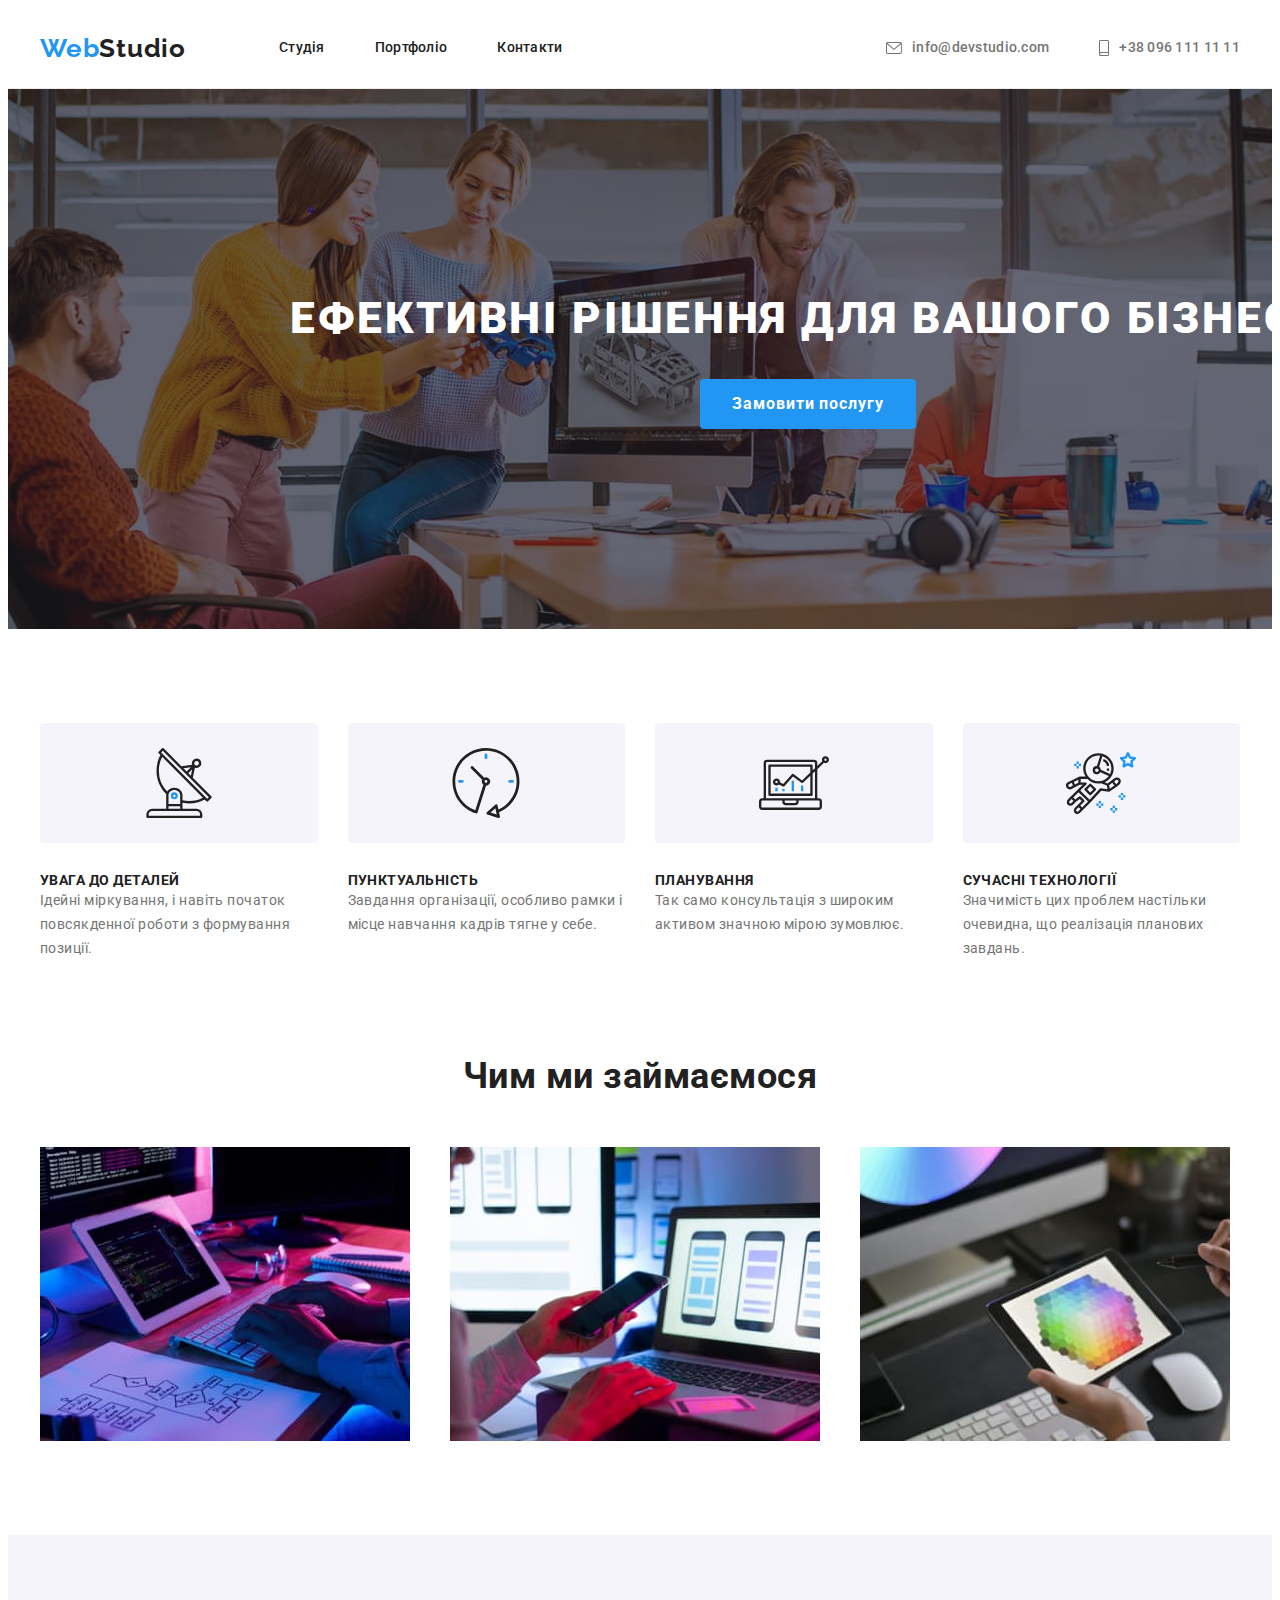
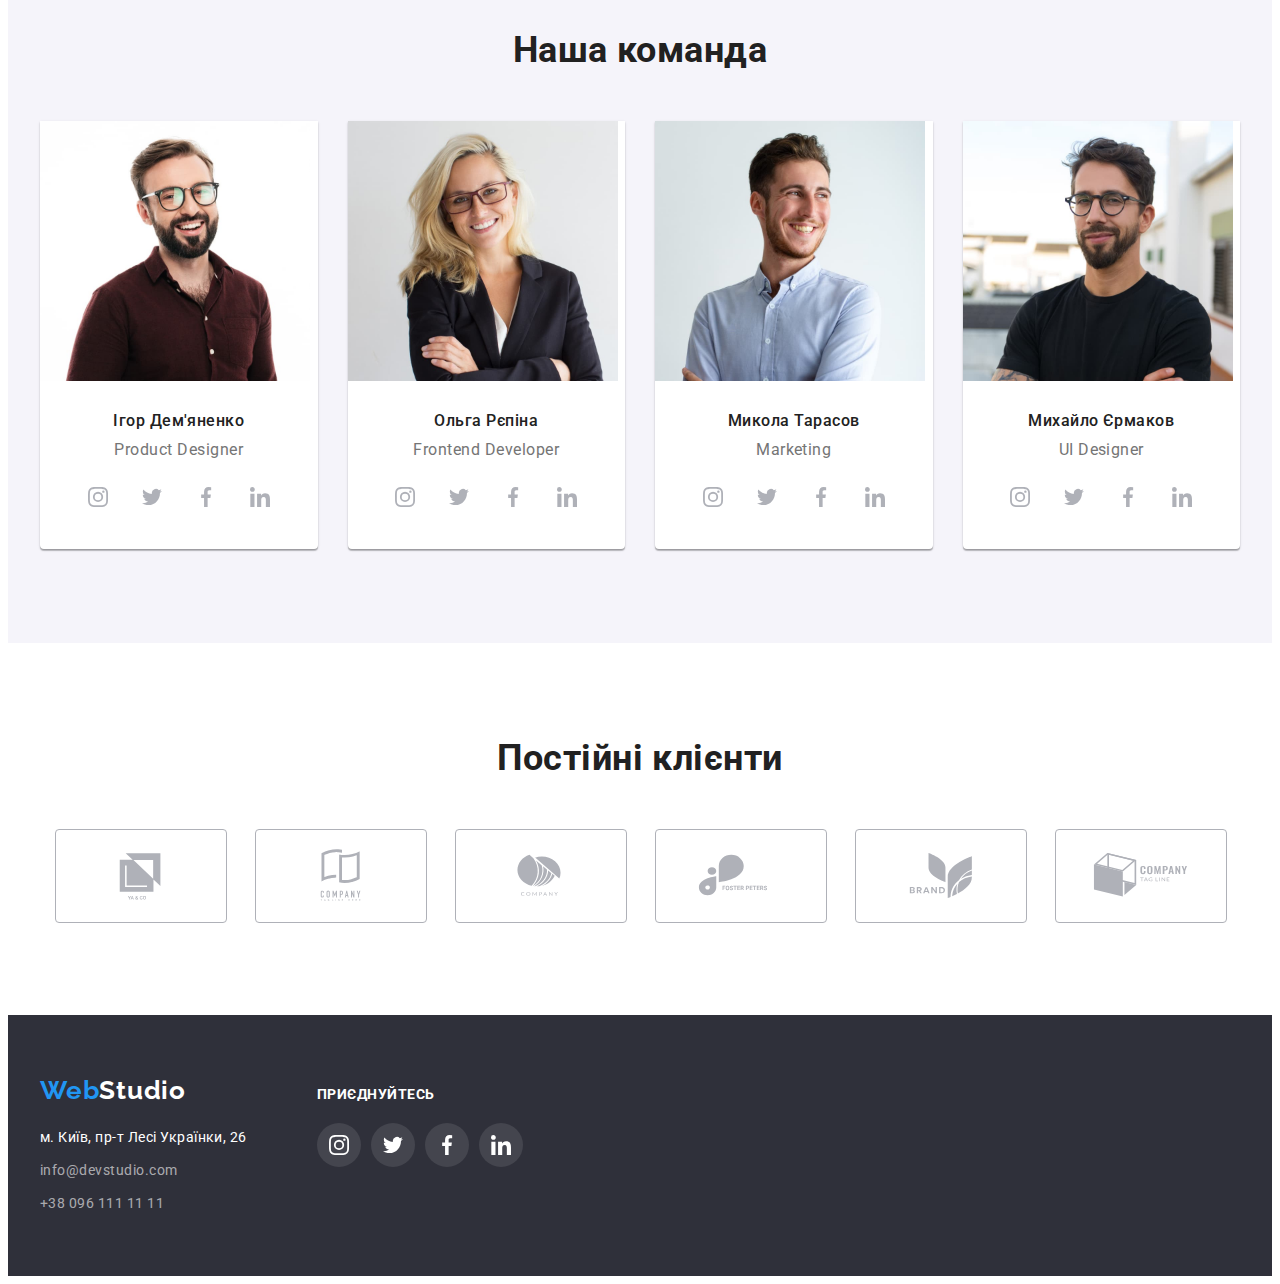
<file: index.html>
<!DOCTYPE html>
<html lang="uk">
    <head>
        <meta charset="UTF-8">
        <meta http-equiv="X-UA-Compatible" content="IE=edge">
        <meta name="viewport" content="width=device-width, initial-scale=1.0">
        <link rel="icon" type="image/png" href="./images/icon.png" sizes="150x150">
        <title>WebStudio</title>
        <link rel="preconnect" href="https://fonts.googleapis.com">
        <link rel="preconnect" href="https://fonts.gstatic.com" crossorigin>
        <link href="https://fonts.googleapis.com/css2?family=Raleway:wght@700&family=Roboto:wght@400;500;700;900&display=swap"
            rel="stylesheet">
        <link rel="stylesheet" href="https://cdnjs.cloudflare.com/ajax/libs/modern-normalize/1.1.0/modern-normalize.min.css"
            integrity="sha512-wpPYUAdjBVSE4KJnH1VR1HeZfpl1ub8YT/NKx4PuQ5NmX2tKuGu6U/JRp5y+Y8XG2tV+wKQpNHVUX03MfMFn9Q=="
            crossorigin="anonymous" referrerpolicy="no-referrer" />
        <link rel="stylesheet" href="./css/styles.css">
    </head>
    <body>
        
            <header>
                <div class="container header-container">
                    <a href="./index.html" class="link logo"><span class="logo-acсent">Web</span>Studio</a>
                    
                    <nav class="nav">
                        <ul class="list nav-list">
                            <li class="list-item">
                                <a href="./index.html" class="link nav-link">Студія</a>
                            </li>
                            <li class="list-item">
                                <a href="./portfolio.html" class="link nav-link">Портфоліо</a>
                            </li>
                            <li class="list-item">
                                <a href="#contacts" class="link nav-link">Контакти</a>
                            </li>
                        </ul>
                    </nav>
                
                    <ul class="list contact-link-list">
                        <li class="list-item">
                            <a href="mailto:info@devstudio.com" class="link contact-link">
                                <svg class="icon-svg" width="16" height="12">
                                    <use href="./images/svg/icons.svg#icon-envelope"></use>
                                </svg>info@devstudio.com</a>
                        </li>
                        <li class="list-item">
                            <a href="tel:+380961111111" class="link contact-link">
                                    <svg class="icon-svg" width="10" height="16">
                                        <use href="./images/svg/icons.svg#icon-smartphone"></use>
                                    </svg>+38 096 111 11 11</a>
                        </li>
                    </ul>
                </div>
            </header>
            
            <main>
                
                <!-- hero -->
                <section class="hero">
                    <div class="container hero-container">
                        <h1 class="hero-title">Ефективні рішення для вашого бізнесу</h1>
                        <button type="button" class="btn hero-btn">Замовити послугу</button>
                    </div>
                    
                </section>
            
                <!-- benefits -->  
                <section class="section">
                    <div class="container">
                        <h2 class="title hidden-title">Наші переваги</h2>
                        <ul class="list benefits-list">
                            <li class="list-item">
                                <div class="benefits-icon">
                                    <svg width="70" height="70">
                                        <use href="./images/svg/icons.svg#icon-antenna"></use>
                                    </svg>
                                </div>
                                <h3 class="title subtitle-benefits">УВАГА ДО ДЕТАЛЕЙ</h3>
                                <p class="text benefits-text">Ідейні міркування, і навіть початок повсякденної роботи з формування
                                    позиції.</p>
                            </li>
                            <li class="list-item">
                                <div class="benefits-icon">
                                    <svg width="70" height="70">
                                        <use href="./images/svg/icons.svg#icon-clock"></use>
                                    </svg>
                                </div>
                                <h3 class="title subtitle-benefits">ПУНКТУАЛЬНІСТЬ</h3>
                                <p class="text benefits-text">Завдання організації, особливо рамки і місце навчання кадрів тягне у себе.
                                </p>
                            </li>
                            <li class="list-item">
                                <div class="benefits-icon">
                                    <svg width="70" height="70">
                                        <use href="./images/svg/icons.svg#icon-diagram"></use>
                                    </svg>
                                </div>
                                <h3 class="title subtitle-benefits">ПЛАНУВАННЯ</h3>
                                <p class="text benefits-text">Так само консультація з широким активом значною мірою зумовлює.</p>
                            </li>
                            <li class="list-item">
                                <div class="benefits-icon">
                                    <svg width="70" height="70">
                                        <use href="./images/svg/icons.svg#icon-astronaut"></use>
                                    </svg>
                                </div>
                                <h3 class="title subtitle-benefits">СУЧАСНІ ТЕХНОЛОГІЇ</h3>
                                <p class="text benefits-text">Значимість цих проблем настільки очевидна, що реалізація планових завдань.
                                </p>
                            </li>
                        </ul>
                    </div>
                </section>
                
                <!--services-->
                <section class="section services">
                <div class="container">
                    <h2 class="title service-title">Чим ми займаємося</h2>
                
                    <ul class="list service-list">
                        <li class="list-item"><img src="./images/keyboard.jpg"
                            alt="Програміст працює на своєму робочому столі в офісі." width="370">
                        </li>
                        <li class="list-item"><img src="./images/laptop.jpg"
                            alt="Веб-дизайнери інтерфейсу користувача розробляють версію програми для смартфонів."
                            width="370">
                        </li>
                        <li class="list-item"><img src="./images/tablet.jpg"
                            alt="Веб-дизайнер тримає планшет в якому обирає колір із палітри." width="370">
                        </li>
                    </ul>
                </div>
                </section>
                
                <!--ourteams-->
                <section class="section ourteams">
                    <div class="container">
                    <h2 class="title teams-title">Наша команда</h2>
            
                        <ul class="list ourteam-list">
                            <li class="list-item team-list">
                                <img src="./images/igor_demyanenko.jpg" alt="Ігор Дем'яненко Product Designer" width="270">
                                <h3 class="title subtitle">Ігор Дем'яненко</h3>
                                <p lang="en" class="text sub-text">Product Designer</p>
                                <ul class="list team-soc-list">
                                    <li class="list-item team-soc-item">
                                        <a class="link team-soc-link" href="#" aria-label="інстаграм">
                                            <svg class="team-soc-icon" width="20" height="20">
                                                <use href="./images/svg/icons.svg#icon-instagram"></use>
                                            </svg>
                                        </a>
                                    </li>
                                    <li class="list-item team-soc-item">
                                        <a class="link team-soc-link" href="#" aria-label="твітер">
                                            <svg class="team-soc-icon" width="20" height="20">
                                                <use href="./images/svg/icons.svg#icon-twitter"></use>
                                            </svg>
                                        </a>
                                    </li>
                                    <li class="list-item team-soc-item">
                                        <a class="link team-soc-link" href="#" aria-label="фейсбук">
                                            <svg class="team-soc-icon" width="20" height="20">
                                                <use href="./images/svg/icons.svg#icon-facebook"></use>
                                            </svg>
                                        </a>
                                    </li>
                                    <li class="list-item team-soc-item">
                                        <a class="link team-soc-link" href="#" aria-label="лінкедін">
                                            <svg class="team-soc-icon" width="20" height="20">
                                                <use href="./images/svg/icons.svg#icon-linkedin"></use>
                                            </svg>
                                        </a>
                                    </li>
                                </ul>
                            </li>
                            <li class="list-item team-list">
                                <img src="./images/olga_repina.jpg" alt="Ольга Рєпіна Frontend Developer" width="270">
                                <h3 class="title subtitle">Ольга Рєпіна</h3>
                                <p lang="en" class="text sub-text">Frontend Developer</p>
                                <ul class="list team-soc-list">
                                    <li class="list-item team-soc-item">
                                        <a class="link team-soc-link" href="#" aria-label="інстаграм">
                                            <svg class="team-soc-icon" width="20" height="20">
                                                <use href="./images/svg/icons.svg#icon-instagram"></use>
                                            </svg>
                                        </a>
                                    </li>
                                    <li class="list-item team-soc-item">
                                        <a class="link team-soc-link" href="#" aria-label="твітер">
                                            <svg class="team-soc-icon" width="20" height="20">
                                                <use href="./images/svg/icons.svg#icon-twitter"></use>
                                            </svg>
                                        </a>
                                    </li>
                                    <li class="list-item team-soc-item">
                                        <a class="link team-soc-link" href="#" aria-label="фейсбук">
                                            <svg class="team-soc-icon" width="20" height="20">
                                                <use href="./images/svg/icons.svg#icon-facebook"></use>
                                            </svg>
                                        </a>
                                    </li>
                                    <li class="list-item team-soc-item">
                                        <a class="link team-soc-link" href="#" aria-label="лінкедін">
                                            <svg class="team-soc-icon" width="20" height="20">
                                                <use href="./images/svg/icons.svg#icon-linkedin"></use>
                                            </svg>
                                        </a>
                                    </li>
                                </ul>
                            </li>
                            <li class="list-item team-list">
                                <img src="./images/mykola_tarasov.jpg" alt="Микола Тарасов Marketing" width="270">
                                <h3 class="title subtitle">Микола Тарасов</h3>
                                <p lang="en" class="text sub-text">Marketing</p>
                                <ul class="list team-soc-list">
                                    <li class="list-item team-soc-item">
                                        <a class="link team-soc-link" href="#" aria-label="інстаграм">
                                            <svg class="team-soc-icon" width="20" height="20">
                                                <use href="./images/svg/icons.svg#icon-instagram"></use>
                                            </svg>
                                        </a>
                                    </li>
                                    <li class="list-item team-soc-item">
                                        <a class="link team-soc-link" href="#" aria-label="твітер">
                                            <svg class="team-soc-icon" width="20" height="20">
                                                <use href="./images/svg/icons.svg#icon-twitter"></use>
                                            </svg>
                                        </a>
                                    </li>
                                    <li class="list-item team-soc-item">
                                        <a class="link team-soc-link" href="#" aria-label="фейсбук">
                                            <svg class="team-soc-icon" width="20" height="20">
                                                <use href="./images/svg/icons.svg#icon-facebook"></use>
                                            </svg>
                                        </a>
                                    </li>
                                    <li class="list-item team-soc-item">
                                        <a class="link team-soc-link" href="#" aria-label="лінкедін">
                                            <svg class="team-soc-icon" width="20" height="20">
                                                <use href="./images/svg/icons.svg#icon-linkedin"></use>
                                            </svg>
                                        </a>
                                    </li>
                                </ul>
                            </li>
                            <li class="list-item team-list">
                                <img src="./images/mykhailo_yermakov.jpg" alt="Михайло Єрмаков UI Designer" width="270">
                                <h3 class="title subtitle">Михайло Єрмаков</h3>
                                <p lang="en" class="text sub-text">UI Designer</p>
                                <ul class="list team-soc-list">
                                    <li class="list-item team-soc-item">
                                        <a class="link team-soc-link" href="#" aria-label="інстаграм">
                                            <svg class="team-soc-icon" width="20" height="20">
                                                <use href="./images/svg/icons.svg#icon-instagram"></use>
                                            </svg>
                                        </a>
                                    </li>
                                    <li class="list-item team-soc-item">
                                        <a class="link team-soc-link" href="#" aria-label="твітер">
                                            <svg class="team-soc-icon" width="20" height="20">
                                                <use href="./images/svg/icons.svg#icon-twitter"></use>
                                            </svg>
                                        </a>
                                    </li>
                                    <li class="list-item team-soc-item">
                                        <a class="link team-soc-link" href="#" aria-label="фейсбук">
                                            <svg class="team-soc-icon" width="20" height="20">
                                                <use href="./images/svg/icons.svg#icon-facebook"></use>
                                            </svg>
                                        </a>
                                    </li>
                                    <li class="list-item team-soc-item">
                                        <a class="link team-soc-link" href="#" aria-label="лінкедін">
                                            <svg class="team-soc-icon" width="20" height="20">
                                                <use href="./images/svg/icons.svg#icon-linkedin"></use>
                                            </svg>
                                        </a>
                                    </li>
                                </ul>
                            </li>
                        </ul>
                    </div>
                </section>

                <!-- clients -->
                <section class="section">
                    <div class="container">
                        <h2 class="title clients-title">Постійні клієнти</h2>
                        
                        <ul class="list clients-list">
                            <li class="list-item client-item">
                                <a class="client-link" href="#" aria-label="ya & co company">
                                     <svg class="contact-link-svg" width="106" height="60">
                                        <use href="./images/svg/icons.svg#icon-ya__co"></use>
                                    </svg>
                                </a>
                            </li>
                            <li class="list-item client-item">
                                <a class="client-link" href="#" aria-label="teg line company">
                                    <svg class="contact-link-svg" width="106" height="60">
                                        <use href="./images/svg/icons.svg#icon-tegline_here"></use>
                                    </svg>
                                </a>
                            </li>
                            <li class="list-item client-item">
                                <a class="client-link" href="#" aria-label="company">
                                    <svg class="contact-link-svg" width="106" height="60">
                                        <use href="./images/svg/icons.svg#icon-company"></use>
                                    </svg>
                                </a>
                            </li>
                            <li class="list-item client-item">
                                <a class="client-link" href="#" aria-label="foster peters">
                                    <svg class="contact-link-svg" width="106" height="60">
                                        <use href="./images/svg/icons.svg#icon-foster_peters"></use>
                                    </svg>
                                </a>
                            </li>
                            <li class="list-item client-item">
                                <a class="client-link" href="#" aria-label="brand company">
                                    <svg class="contact-link-svg" width="106" height="60">
                                        <use href="./images/svg/icons.svg#icon-brand"></use>
                                    </svg>
                                </a>
                            </li>
                            <li class="list-item client-item">
                                <a class="client-link" href="#" aria-label="teg line company">
                                    <svg class="contact-link-svg" width="106" height="60">
                                        <use href="./images/svg/icons.svg#icon-tag_line"></use>
                                    </svg>
                                </a>
                            </li>
                        </ul>
                    </div>
                </section>
            </main>
            
            <footer id="contacts" class="footer">
               <div class="container footer-container">
                    <div class="footer-contacts">
                        <a href="./index.html" class="link logo logo-footer"><span class="logo-acсent">Web</span>Studio</a>
                    
                    <address>
                        <ul class="list adress-list">
                            <li class="list-item">
                                <a href="https://goo.gl/maps/pZtriTXGYVxve7bN9" class="link address-link">м. Київ, пр-т Лесі Українки,
                                    26</a>
                            </li>
                            <li class="list-item">
                                <a href="mailto:info@devstudio.com" class="link footer-contact-link">info@devstudio.com</a>
                            </li>
                            <li class="list-item">
                                <a href="tel:+380961111111" class="link footer-contact-link">+38 096 111 11 11</a>
                            </li>
                        </ul>
                    </address>
                    </div>

                    <div class="footer-soc">
                        <h2 class="title footer-soc-title">приєднуйтесь</h2>

                        <ul class="list footer-soc-list">
                            <li class="list-item footer-soc-item">
                                <a href="#" class="link footer-soc-link" aria-label="інстаграм">
                                    <svg class="footer-soc-icon" width="20" height="20">
                                        <use href="./images/svg/icons.svg#icon-instagram"></use>
                                    </svg>
                                </a>
                            </li>
                            <li class="list-item footer-soc-item">
                                <a href="#" class="link footer-soc-link" aria-label="твітер">
                                    <svg class="footer-soc-icon" width="20" height="20">
                                        <use href="./images/svg/icons.svg#icon-twitter"></use>
                                    </svg>
                                </a>
                            </li>
                            <li class="list-item footer-soc-item">
                                <a href="#" class="link footer-soc-link" aria-label="фейсбук">
                                    <svg class="footer-soc-icon" width="20" height="20">
                                        <use href="./images/svg/icons.svg#icon-facebook"></use>
                                    </svg>
                                </a>
                            </li>
                            <li class="list-item footer-soc-item">
                                <a href="#" class="link footer-soc-link" aria-label="лінкедін">
                                    <svg class="footer-soc-icon" width="20" height="20">
                                        <use href="./images/svg/icons.svg#icon-linkedin"></use>
                                    </svg>
                                </a>
                            </li>
                        </ul>
                    </div>
               </div>
            </footer>
    </body>
</html>
</file>
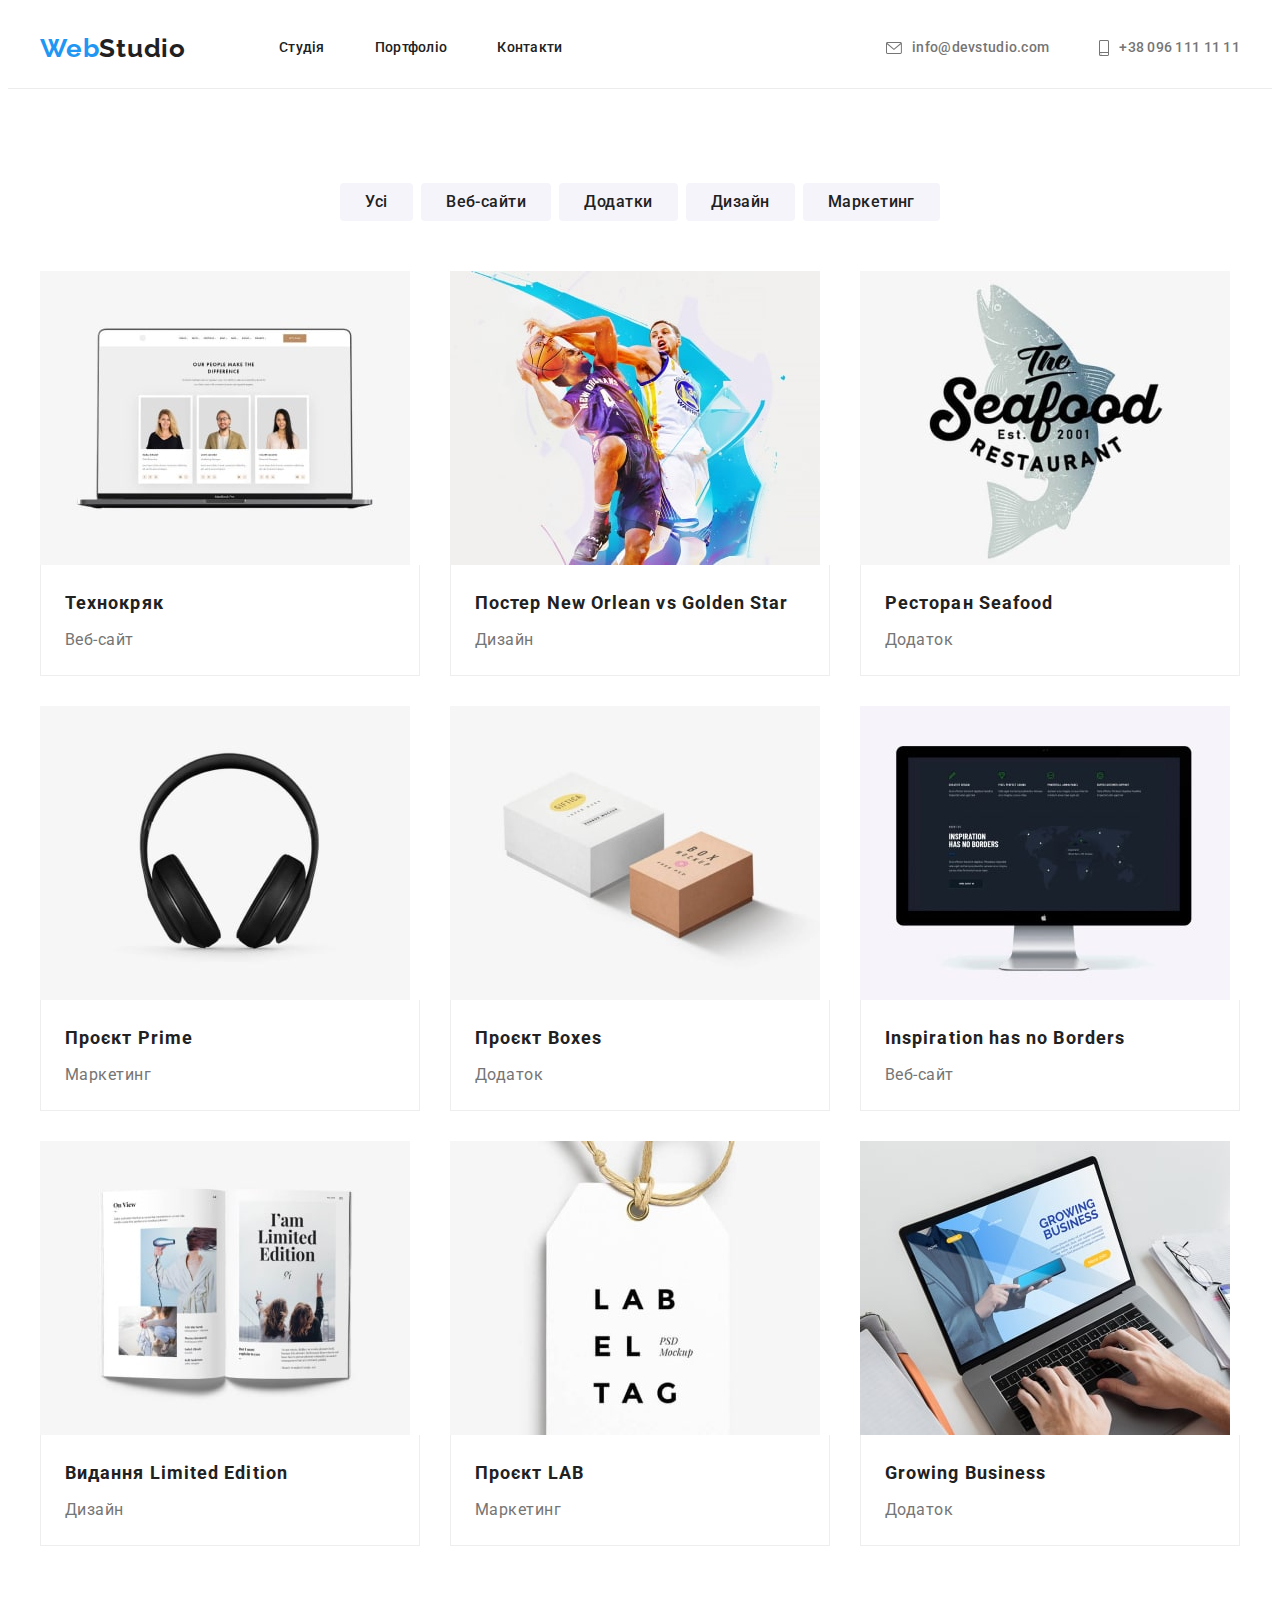
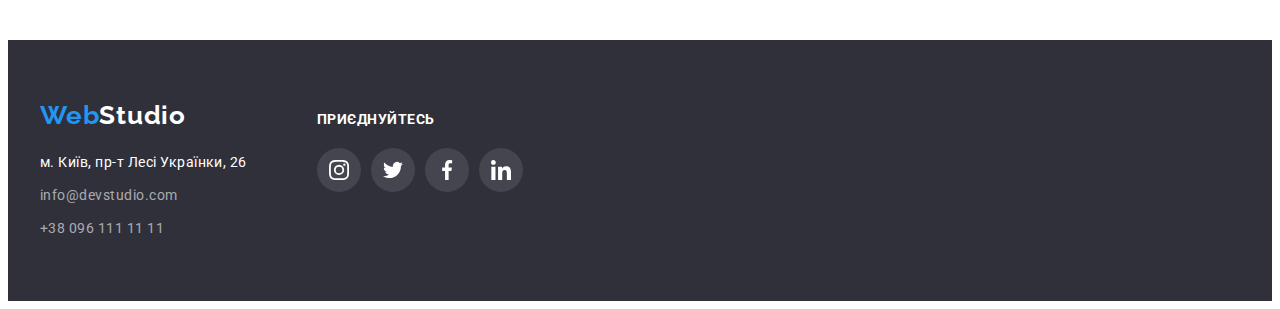
<file: portfolio.html>
<!DOCTYPE html>
<html lang="uk">
<head>
    <meta charset="UTF-8">
    <meta http-equiv="X-UA-Compatible" content="IE=edge">
    <meta name="viewport" content="width=device-width, initial-scale=1.0">
    <link rel="icon" type="image/png" href="./images/icon.png" sizes="150x150">
    <title>Document</title>
    <link rel="preconnect" href="https://fonts.googleapis.com">
    <link rel="preconnect" href="https://fonts.gstatic.com" crossorigin>
    <link href="https://fonts.googleapis.com/css2?family=Raleway:wght@700&family=Roboto:wght@400;500;700;900&display=swap"
        rel="stylesheet">
    <link rel="stylesheet" href="https://cdnjs.cloudflare.com/ajax/libs/modern-normalize/1.1.0/modern-normalize.min.css"
        integrity="sha512-wpPYUAdjBVSE4KJnH1VR1HeZfpl1ub8YT/NKx4PuQ5NmX2tKuGu6U/JRp5y+Y8XG2tV+wKQpNHVUX03MfMFn9Q=="
        crossorigin="anonymous" referrerpolicy="no-referrer" />
    <link rel="stylesheet" href="./css/styles.css">
</head>
<body>
    <header>
        <div class="container header-container">
            <a href="./index.html" class="link logo"><span class="logo-acсent">Web</span>Studio</a>
    
            <nav class="nav">
                <ul class="list nav-list">
                    <li class="list-item">
                        <a href="./index.html" class="link nav-link">Студія</a>
                    </li>
                    <li class="list-item">
                        <a href="./portfolio.html" class="link nav-link">Портфоліо</a>
                    </li>
                    <li class="list-item">
                        <a href="#contacts" class="link nav-link">Контакти</a>
                    </li>
                </ul>
            </nav>
    
            <ul class="list contact-link-list">
                <li class="list-item">
                    <a href="mailto:info@devstudio.com" class="link contact-link">
                        <svg class="icon-svg" width="16" height="12">
                            <use href="./images/svg/icons.svg#icon-envelope"></use>
                        </svg>info@devstudio.com</a>
                </li>
                <li class="list-item">
                    <a href="tel:+380961111111" class="link contact-link">
                            <svg class="icon-svg" width="10" height="16">
                                <use href="./images/svg/icons.svg#icon-smartphone"></use>
                            </svg>+38 096 111 11 11</a>
                </li>
            </ul>
        </div>
    </header>

    <main>
        <!--portfolio-->
        <section class="section">           
            <div class="container">
            <h1 class="hidden-title">Проекти</h1>
                
                <ul class="list btnfilters-list">
                    <li class="list-item">
                        <button type="button" class="btn btn-filter">Усі</button>
                    </li>
                    <li class="list-item">
                        <button type="button" class="btn btn-filter">Веб-сайти</button>
                    </li>
                    <li class="list-item">
                        <button type="button" class="btn btn-filter">Додатки</button>
                    </li>
                    <li class="list-item">
                        <button type="button" class="btn btn-filter">Дизайн</button>
                    </li>
                    <li class="list-item">
                        <button type="button" class="btn btn-filter">Маркетинг</button>
                    </li>
                </ul>
            
            
            
                <ul class="list portfolio-items">
                    <li class="list-item portfol-item">
                        <img src="./images/web_in_laptop.jpg" alt="Веб-сторінка в моніторі" width="370">
                        <div class="card-bottom">
                            <h2 class="title proj-title">Технокряк</h2>
                            <p class="text proj-text">Веб-сайт</p>
                        </div>
                    </li>
                    <li class="list-item portfol-item">
                        <img src="./images/poster_with_basketball_players.jpg" alt="Постер з баскетболістами" width="370">
                        <div class="card-bottom">
                            <h2 class="title proj-title">Постер <span lang="en">New Orlean vs Golden Star</span></h2>
                            <p class="text proj-text">Дизайн</p>
                        </div>
                    </li>
                    <li class="list-item portfol-item">
                        <img src="./images/seafood_restaurant_logo.jpg" alt="Логотип ресторану морепродуктів" width="370">
                        <div class="card-bottom">
                            <h2 class="title proj-title">Ресторан <span lang="en">Seafood</span></h2>
                            <p class="text proj-text">Додаток</p>
                        </div>
                    </li>
                    <li class="list-item portfol-item">
                        <img src="./images/headphone.jpg" alt="Чорні навушники" width="370">
                        <div class="card-bottom">
                            <h2 class="title proj-title">Проєкт <span lang="en">Prime</span></h2>
                            <p class="text proj-text">Маркетинг</p>
                        </div>
                    </li>
                    <li class="list-item portfol-item">
                        <img src="./images/boxes.jpg" alt="Дві коробочки з логотипом" width="370">
                        <div class="card-bottom">
                            <h2 class="title proj-title">Проєкт <span lang="en">Boxes</span></h2>
                            <p class="text proj-text">Додаток</p>
                        </div>
                    </li>
                    <li class="list-item portfol-item">
                        <img src="./images/monitor_with_web.jpg" alt="Веб-сторінка в моніторі" width="370">
                        <div class="card-bottom">
                            <h2 lang="en" class="title proj-title">Inspiration has no Borders</h2>
                            <p class="text proj-text">Веб-сайт</p>
                        </div>
                    </li>
                    <li class="list-item portfol-item">
                        <img src="./images/open_book.jpg" alt="Розгорнута книга" width="370">
                        <div class="card-bottom">
                            <h2 class="title proj-title">Видання <span lang="en">Limited Edition</span></h2>
                            <p class="text proj-text">Дизайн</p>
                        </div>
                    </li>
                    <li class="list-item portfol-item">
                        <img src="./images/label_tag.jpg" alt="Бірка" width="370">
                        <div class="card-bottom">
                            <h2 class="title proj-title">Проєкт <span lang="en">LAB</span></h2>
                            <p class="text proj-text">Маркетинг</p>
                        </div>
                    </li>
                    <li class="list-item portfol-item">
                        <img src="./images/work_in_laptop.jpg" alt="Користується застосунком в ноутбуці" width="370">
                        <div class="card-bottom">
                            <h2 lang="en" class="title proj-title">Growing Business</h2>
                            <p class="text proj-text">Додаток</p>
                        </div>
                    </li>
                </ul>
            
           </div>
        </Section>
    </main>
    
    <footer id="contacts" class="footer">
        <div class="container footer-container">
             <div class="footer-contacts">
                 <a href="./index.html" class="link logo logo-footer"><span class="logo-acсent">Web</span>Studio</a>
             
             <address>
                 <ul class="list adress-list">
                     <li class="list-item">
                         <a href="https://goo.gl/maps/pZtriTXGYVxve7bN9" class="link address-link">м. Київ, пр-т Лесі Українки,
                             26</a>
                     </li>
                     <li class="list-item">
                         <a href="mailto:info@devstudio.com" class="link footer-contact-link">info@devstudio.com</a>
                     </li>
                     <li class="list-item">
                         <a href="tel:+380961111111" class="link footer-contact-link">+38 096 111 11 11</a>
                     </li>
                 </ul>
             </address>
             </div>

             <div class="footer-soc">
                 <h2 class="title footer-soc-title">приєднуйтесь</h2>

                 <ul class="list footer-soc-list">
                     <li class="list-item footer-soc-item">
                         <a href="#" class="link footer-soc-link" aria-label="інстаграм">
                             <svg class="footer-soc-icon" width="20" height="20">
                                 <use href="./images/svg/icons.svg#icon-instagram"></use>
                             </svg>
                         </a>
                     </li>
                     <li class="list-item footer-soc-item">
                         <a href="#" class="link footer-soc-link" aria-label="твітер">
                             <svg class="footer-soc-icon" width="20" height="20">
                                 <use href="./images/svg/icons.svg#icon-twitter"></use>
                             </svg>
                         </a>
                     </li>
                     <li class="list-item footer-soc-item">
                         <a href="#" class="link footer-soc-link" aria-label="фейсбук">
                             <svg class="footer-soc-icon" width="20" height="20">
                                 <use href="./images/svg/icons.svg#icon-facebook"></use>
                             </svg>
                         </a>
                     </li>
                     <li class="list-item footer-soc-item">
                         <a href="#" class="link footer-soc-link" aria-label="лінкедін">
                             <svg class="footer-soc-icon" width="20" height="20">
                                 <use href="./images/svg/icons.svg#icon-linkedin"></use>
                             </svg>
                         </a>
                     </li>
                 </ul>
             </div>
        </div>
     </footer>
</body>
</html>
</file>
<file: css/styles.css>
:root {
    --primary_white_colour: #FFFFFF;
    --primary-title-colour: #212121;
    --primary-text-colour: #757575;
    --accent-colour: #2196F3;
    --hero-background: #C4C4C4;
    --hero-title-colour: #FFFFFF;
    --hero-btn-background: #2196F3;
    --hero-btn-hover-background: #188CE8;
    --ourteams-section-background: #F5F4FA;
    --btnfilter-background: #F5F4FA;
    --btnfilter-hover-background: #FFFFFF;
    --footer-background: #2F303A;
    --footer-contacts-link: rgba(255, 255, 255, 0.6);
    --link-icon-color: #AFB1B8;
    --foter-soc-link-background: rgba(255, 255, 255, 0.1);
}

/*  -------------BODY-------------  */
h1,
h2,
h3,
h4,
h5,
h6,
p {
    margin: 0;
}

ul {
    margin: 0;
    padding-left: 0;
}

.container {
    width: 1200px;
    padding: 0 15px;
    margin: 0 auto;
}

body {
    background-color: var(--primary_white_colour);
    color: var(--primary-text-colour);

    font-family: Roboto, sans-serif;
    letter-spacing: 0.03em;
    }

.link {
    text-decoration: none;
    color: var(--primary-title-colour);
}

.list-item {
    list-style: none;
}

.logo {
    font-family: Raleway, sans-serif;
    letter-spacing: 0.03em;
    font-weight: 700;
    font-size: 26px;
    line-height: 1.19;
}

.title {
    color: var(--primary-title-colour);
}

.text {
    color: var(--primary-text-colour);
}

.section {
    padding: 94px 0;
}

/*  -------------HEADER-------------  */
header {
    border-bottom: 1px solid #ECECEC;
}

.header-container {
    display: flex;
    align-items: center;
}

.header-container > .logo {
    display: inline-block;  
    margin-right: 93px;
}

.logo-acсent {
    color: var(--accent-colour);
}
.nav-list {
    display: flex;
}

.nav-list > .list-item:not(:last-child) {
    margin-right: 50px;
}

.nav-link {
    font-weight: 500;
    font-size: 14px;
    line-height: 1.14;
    letter-spacing: 0.02em;  

    display: inline-block;
    padding: 32px 0;
}

.contact-link-list {
    margin-left: auto;
    display: flex;
}

.contact-link-list > .list-item:not(:first-child) {
    margin-left: 50px;
}

.contact-link {
    font-weight: 500;
    font-size: 14px;
    line-height: 1.14;
    letter-spacing: 0.02em;

    color: var(--primary-text-colour);

    display: inline-flex;
    padding: 20px 0;
}

.nav-link:focus,
.nav-link:hover,
.contact-link:focus,
.contact-link:hover {
    color: var(--accent-colour);
}

.icon-svg {
    display: inline-block;
    align-self: center;
    margin-right: 10px;
    fill: currentColor;
}

/*  -------------HERO-------------  */
.hero {
    max-width: 1600px;
    margin: 0 auto;
    background-image: linear-gradient(rgba(47, 48, 58, 0.4), rgba(47, 48, 58, 0.4)),
    url(../images/background-hero.jpg);
    background-color: var(--hero-background);
    background-size: cover;
    background-position: center;
    background-repeat: no-repeat;
    
    text-align: center;
}

.hero-container {
    padding: 200px;
}

.hero-title {
    color: var(--hero-title-colour);

    font-weight: 900;
    font-size: 44px;
    line-height: 1.36;
    text-align: center;
    letter-spacing: 0.06em;
    text-transform: uppercase;
    margin-bottom: 30px;
}

.hero-btn {
    font-family: inherit;
    font-weight: 700;
    font-size: 16px;
    line-height: 1.88;
    letter-spacing: 0.06em;

    color: var(--hero-title-colour);
    background-color: var(--hero-btn-background);

    cursor: pointer;

    display: inline-block;
    border: var(--hero-btn-background);
    border-radius: 4px;
    padding: 10px 32px;
    min-width: 216px;
}

.hero-btn:focus,
.hero-btn:hover {
    background-color: var(--hero-btn-hover-background);
}

/*  -------------BENEFITS-------------  */

.benefits-list {
    display: flex;
}

.benefits-list > .list-item {
    flex-basis: calc((100% - 90px) / 4);
    margin-right: 30px;
}

.benefits-list > .list-item:nth-child(4n) {
    margin-right: 0;
}

.hidden-title {
    position: absolute;
    width: 1px;
    height: 1px;
    margin: -1px;
    border: 0;
    padding: 0;

    clip-path: inset(100%);
    clip: rect(0 0 0 0);
    overflow: hidden;
}

.benefits-icon {
    width: 100%;
    height: 120px;
    border-radius: 4px;
    background-color: var(--btnfilter-background);
    margin-bottom: 30px;
    display: flex;
    justify-content: center;
    align-items: center;
}


.subtitle-benefits {
    font-weight: 700;
    font-size: 14px;
    line-height: 1.14;
}

.benefits-text {
    font-size: 14px;
    line-height: 1.71;
}

/*  -------------SERVICES------------- */
.services {
    padding-top: 0;
} 
.service-list {
    display: flex;
}
.service-list > .list-item {
    flex-basis: calc((100% - 60px) / 3);
    margin-right: 30px;
}
.service-list > .list-item:nth-child(3n) {
    margin-right: 0;
}
.service-list > .list-item img {
    display: block;
}
.service-title {
    font-weight: 700;
    font-size: 36px;
    line-height: 1.17;
    text-align: center;
    
    margin-bottom: 50px;
}

/*  -------------OURTEAMS------------- */

.ourteams {
    background-color: var(--ourteams-section-background);
    padding: 94px 0;
}

.team-list img {
    display: block;
    margin-bottom: 30px;
}

.teams-title {
    font-weight: 700;
    font-size: 36px;
    line-height: 1.17;
    text-align: center;

    margin-bottom: 50px;
}
.ourteam-list {
    display: flex;
}
.team-list {
    flex-basis: calc((100% - 90px) / 4);
    margin-right: 30px;

    background-color: var(--primary_white_colour);
    border-radius: 0px 0px 4px 4px;
    box-shadow: 0px 1px 3px rgba(0, 0, 0, 0.12), 0px 1px 1px rgba(0, 0, 0, 0.14), 0px 2px 1px rgba(0, 0, 0, 0.2);
}
.team-list:nth-child(4n) {
    margin-right: 0;
}

.subtitle {
    font-weight: 500;
    font-size: 16px;
    line-height: 1.19;
    text-align: center;

    margin-bottom: 10px;
}

.sub-text {
    font-size: 16px;
    line-height: 1.19;
    text-align: center;

    margin-bottom: 16px;
}

.team-soc-list {
    display: flex;
    margin: 0 auto 30px auto;
    justify-content: center;
    align-items: center;
}

.team-soc-item {
    width: 44px;
    height: 44px;
}

.team-soc-item:not(:last-child) {
    margin-right: 10px;
}

.team-soc-link {
    width: 100%;
    height: 100%;
    border-radius: 50%;
    color: var(--link-icon-color);
    background-color: var(--primary_white_colour);
    display: flex;
    justify-content: center;
    align-items: center;
}

.team-soc-link:focus,
.team-soc-link:hover {
    color: var(--primary_white_colour);
    background-color: var(--accent-colour);
}

.team-soc-icon {
    fill: currentColor;
}

/*  -------------CLIENTS-------------  */

.clients-title {
    font-weight: 700;
    font-size: 36px;
    line-height: 1.17;
    text-align: center;
    margin-bottom: 50px;
}

.clients-list {
    display: flex;
    justify-content: center;
    align-content: center;
}

.client-item {
    width: 170px;
    height: 92px;
}

.client-item:not(:last-child) {
    margin-right: 30px;
}

.client-link {
    width: 100%;
    height: 100%;
    display: flex;
    color: var(--link-icon-color);
    border: 1px solid var(--link-icon-color);
    border-radius: 4px;
    justify-content: center;
    align-items: center;
}

.client-link:hover,
.client-link:focus {
    color: var(--accent-colour);
    border-color: var(--accent-colour);
}

.contact-link-svg {
    fill: currentColor;
}

/*  -------------PORTFOLIO------------- */

.btnfilters-list {
    display: flex;
    justify-content: center;
    margin-bottom: 50px;
}
 
.btnfilters-list > .list-item:not(:last-child) {
    margin-right: 8px;
}

.btn-filter {
    background-color: var(--btnfilter-background);
    color: var(--primary-title-colour);

    font-family: inherit;
    font-weight: 500;
    font-size: 16px;
    line-height: 1.62;
    letter-spacing: 0.03em;

    cursor: pointer;

    padding: 6px 25px;

    display: inline-block;
    border: var(--btnfilter-background);
    border-radius: 4px;
    min-width: 73px;    
}

.btn-filter:focus,
.btn-filter:hover {
    background-color: var(--accent-colour);
    color: var(--btnfilter-hover-background);
    box-shadow: 0px 3px 1px rgba(0, 0, 0, 0.1), 0px 1px 2px rgba(0, 0, 0, 0.08), 0px 2px 2px rgba(0, 0, 0, 0.12);
}

.portfolio-items {
    display: flex;
    flex-wrap: wrap;
}

.portfol-item:focus,
.portfol-item:hover {
    box-shadow: 0px 1px 1px rgba(0, 0, 0, 0.12), 0px 4px 4px rgba(0, 0, 0, 0.06), 1px 4px 6px rgba(0, 0, 0, 0.16);
}

.portfolio-items > .list-item {
    flex-basis: calc((100% - 60px) / 3);
    margin-right: 30px;
}

.card-bottom {
    padding: 20px 0 20px 24px;

    border-left: 1px solid #EEEEEE;
    border-right: 1px solid #EEEEEE;
    border-bottom: 1px solid #EEEEEE;
}

.portfolio-items > .list-item {
    margin-bottom: 30px;
}
.portfolio-items > .list-item:nth-child(3n) {
    margin-right: 0;
}
.portfolio-items>.list-item:nth-last-child(-n + 3) {
    margin-bottom: 0;
}

.proj-title {
    font-weight: 700;
    font-size: 18px;
    line-height: 2;
    letter-spacing: 0.06em;
    
    margin-bottom: 4px;
}

.proj-text {
    font-size: 16px;
    line-height: 1.88;
}

.portfol-item > img {
    display: block;
}

/*  -------------FOOTER------------- */

.footer {
    background-color: var(--footer-background);
}

.footer-container {
    display: flex;
}

.footer-contacts {
    margin: 60px 70px 60px 0;
}

.logo-footer {
    color: var(--primary_white_colour);
    display: inline-block;
    margin-bottom: 20px;
}

.adress-list > .list-item:not(:last-child) {
    margin-bottom: 9px;
}

.address-link {
    font-size: 14px;
    line-height: 1.71;
    font-style: normal;
    display: inline-block;
    
    color: var(--primary_white_colour)
}

.footer-contact-link {
    font-size: 14px;
    line-height: 1.71;
    font-style: normal;
    display: inline-block;
        
    color: var(--footer-contacts-link)
}

.address-link:focus,
.address-link:hover,
.footer-contact-link:focus,
.footer-contact-link:hover {
    color: var(--accent-colour);
}

.footer-soc {
   margin: 72px 0 100px 0;
}

.footer-soc-title {
    font-weight: 700;
    font-size: 14px;
    line-height: 1.14;
    text-transform: uppercase;
    color: var(--primary_white_colour);
    margin-bottom: 20px;
}

.footer-soc-list {
    display: flex;
    justify-content: center;
    align-items: center;
}

.footer-soc-item {
    width: 44px;
    height: 44px;
}

.footer-soc-item:not(:last-child) {
    margin-right: 10px;
} 

.footer-soc-link {
    width: 100%;
    height: 100%;
    display: flex;
    justify-content: center;
    align-items: center;
    color: var(--primary_white_colour);
    background-color: var(--foter-soc-link-background);
    border-radius: 50%;
}

.footer-soc-link:focus,
.footer-soc-link:hover {
    background-color: var(--accent-colour);
}

.footer-soc-icon {
    fill: currentColor;
}
</file>
